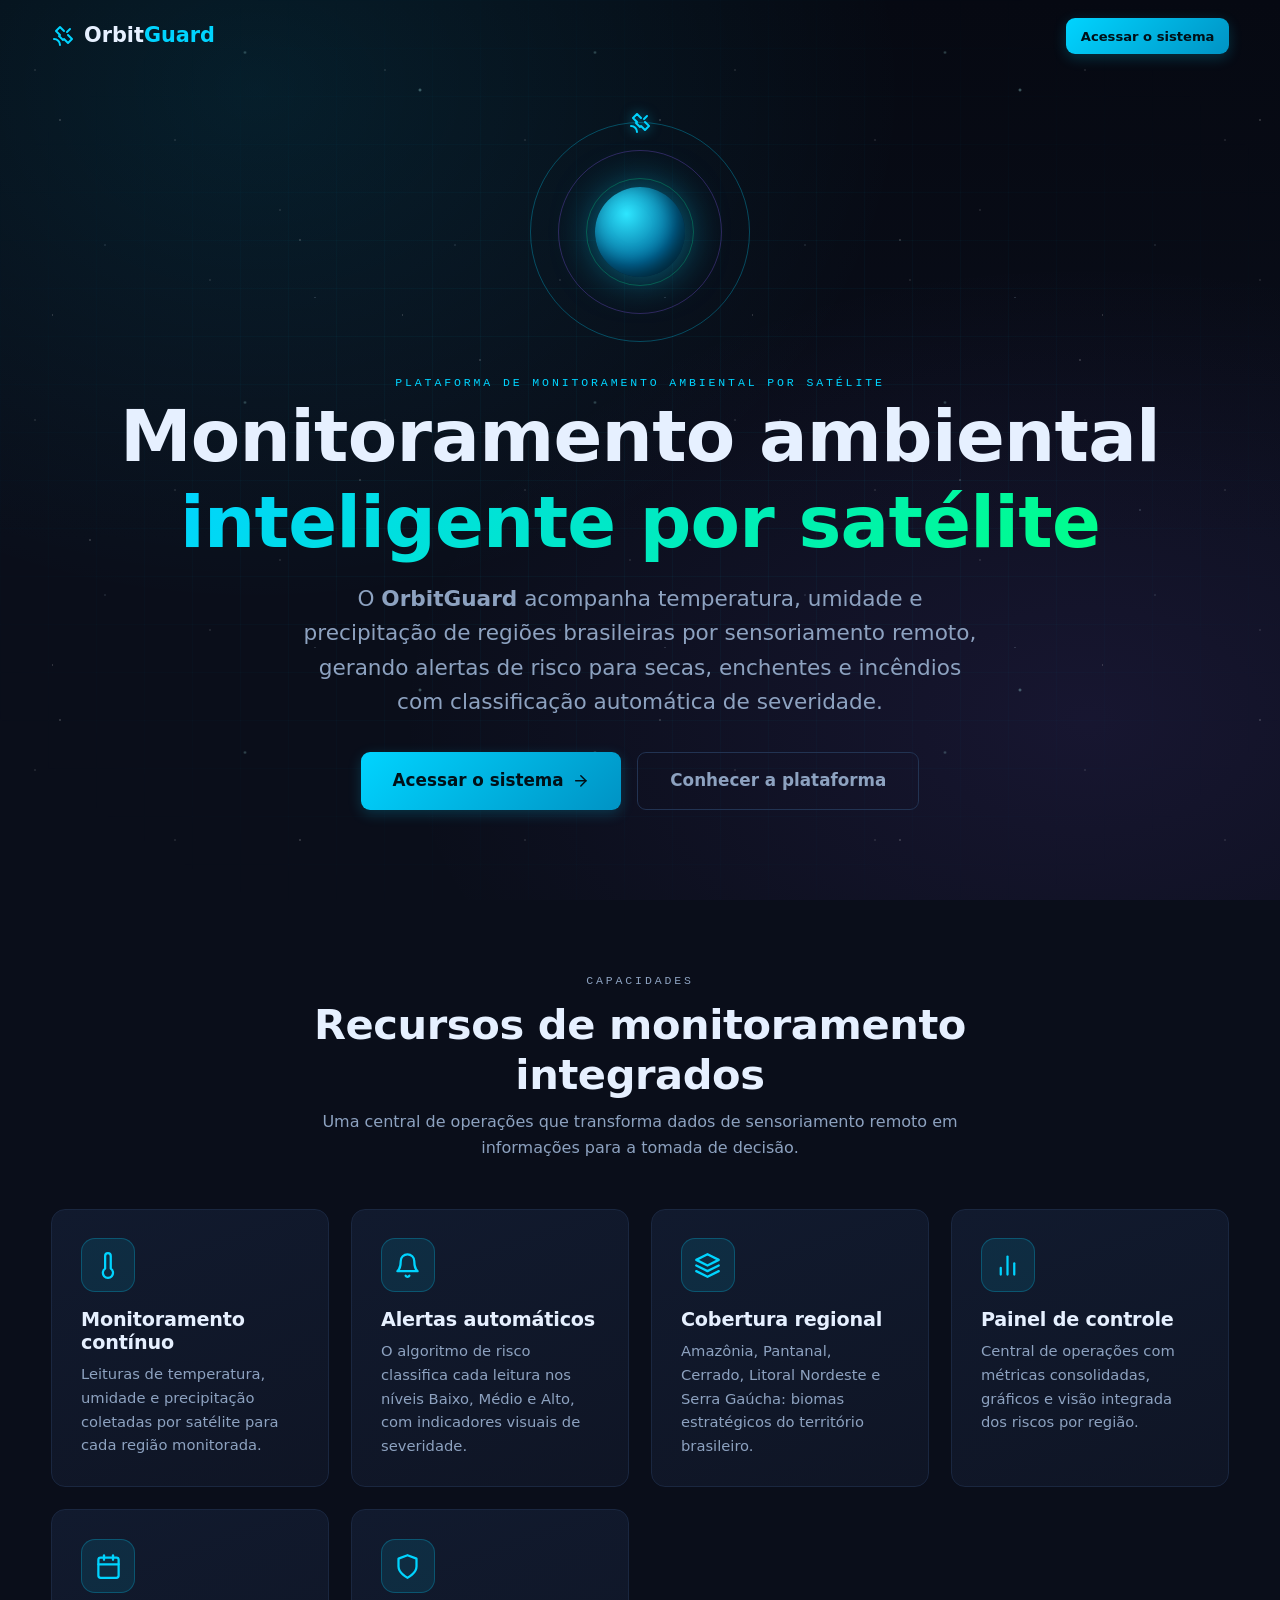
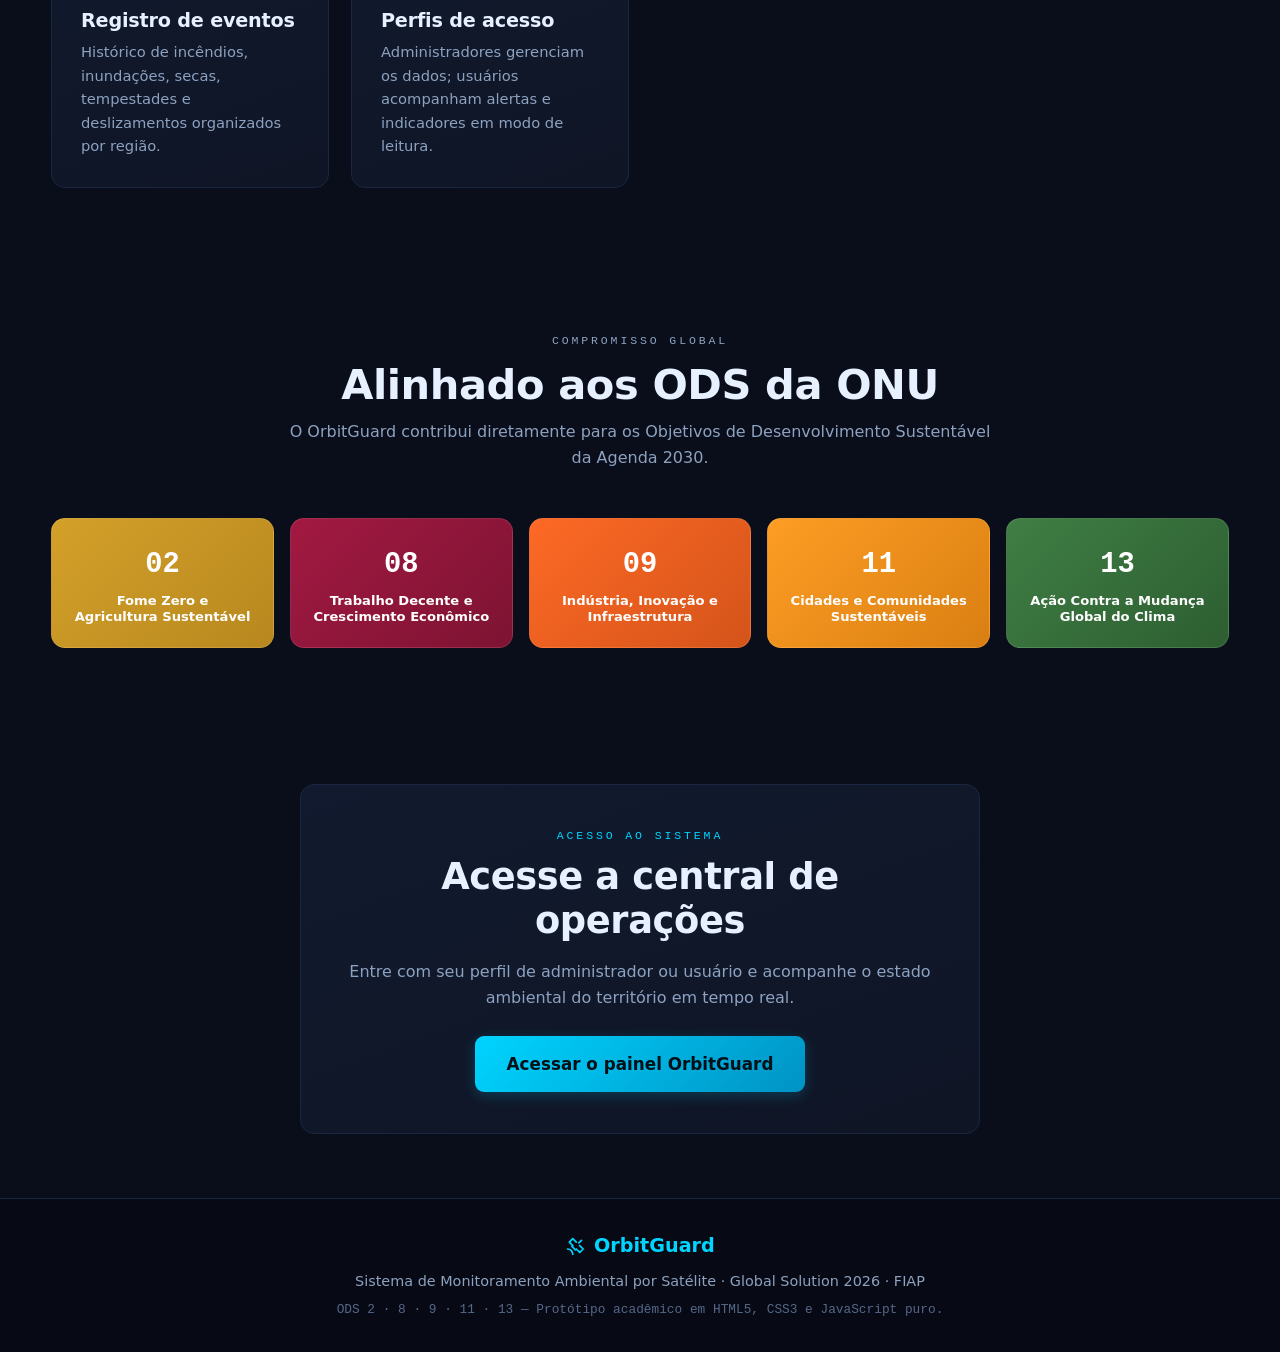
<file: orbitguard_web/index.html>
<!DOCTYPE html>
<html lang="pt-BR">
<head>
  <meta charset="UTF-8">
  <meta name="viewport" content="width=device-width, initial-scale=1.0">
  <meta name="description" content="OrbitGuard - plataforma de monitoramento ambiental por satélite para regiões brasileiras. Classificação automática de risco e geração de alertas. Global Solution 2026, FIAP.">
  <meta name="author" content="Equipe OrbitGuard - FIAP">
  <meta name="keywords" content="monitoramento ambiental, satélite, alertas de risco, OrbitGuard, FIAP, Global Solution 2026">
  <meta name="theme-color" content="#0a0e1a">
  <title>OrbitGuard | Monitoramento Ambiental por Satélite</title>
  <link rel="stylesheet" href="css/style.css">
</head>
<body>
  <div class="starfield"></div>
  <div class="grid-overlay"></div>

  <!-- Navegação principal -->
  <nav class="landing-nav">
    <a href="index.html" class="brand">
      <span class="brand-icon"><svg class="icon" viewBox="0 0 24 24" fill="none" stroke="currentColor" stroke-width="2" stroke-linecap="round" stroke-linejoin="round" aria-hidden="true"><path d="M13 7 9 3 5 7l4 4"/><path d="m17 11 4 4-4 4-4-4"/><path d="m8 12 4 4"/><path d="m16 8 3-3"/><path d="M9 21a6 6 0 0 0-6-6"/></svg></span>
      <span class="brand-text">Orbit<span class="brand-accent">Guard</span></span>
    </a>
    <a href="login.html" class="btn btn-primary btn-sm">Acessar o sistema</a>
  </nav>

  <!-- Seção principal (hero) -->
  <header class="hero">
    <div class="orbit-visual">
      <div class="orbit-ring"><span class="sat"><svg class="icon" viewBox="0 0 24 24" fill="none" stroke="currentColor" stroke-width="2" stroke-linecap="round" stroke-linejoin="round" aria-hidden="true"><path d="M13 7 9 3 5 7l4 4"/><path d="m17 11 4 4-4 4-4-4"/><path d="m8 12 4 4"/><path d="m16 8 3-3"/><path d="M9 21a6 6 0 0 0-6-6"/></svg></span></div>
      <div class="orbit-ring"></div>
      <div class="orbit-ring"></div>
      <div class="planet-core"></div>
    </div>
    <p class="eyebrow">Plataforma de Monitoramento Ambiental por Satélite</p>
    <h1>Monitoramento ambiental<br><span class="grad">inteligente por satélite</span></h1>
    <p class="lede">
      O <strong>OrbitGuard</strong> acompanha temperatura, umidade e precipitação de regiões
      brasileiras por sensoriamento remoto, gerando alertas de risco para secas, enchentes
      e incêndios com classificação automática de severidade.
    </p>
    <div class="hero-cta">
      <a href="login.html" class="btn btn-primary btn-lg">
        Acessar o sistema
        <svg class="icon" viewBox="0 0 24 24" fill="none" stroke="currentColor" stroke-width="2" stroke-linecap="round" stroke-linejoin="round" aria-hidden="true"><line x1="5" y1="12" x2="19" y2="12"/><polyline points="12 5 19 12 12 19"/></svg>
      </a>
      <a href="#capacidades" class="btn btn-ghost btn-lg">Conhecer a plataforma</a>
    </div>
  </header>

  <main>
    <!-- Capacidades -->
    <section class="section container" id="capacidades">
      <div class="section-head">
        <p class="eyebrow">Capacidades</p>
        <h2>Recursos de monitoramento integrados</h2>
        <p>Uma central de operações que transforma dados de sensoriamento remoto em informações para a tomada de decisão.</p>
      </div>
      <div class="feature-grid">
        <div class="feature">
          <div class="f-ico"><svg class="icon" viewBox="0 0 24 24" fill="none" stroke="currentColor" stroke-width="2" stroke-linecap="round" stroke-linejoin="round" aria-hidden="true"><path d="M14 14.76V3.5a2.5 2.5 0 0 0-5 0v11.26a4.5 4.5 0 1 0 5 0z"/></svg></div>
          <h3>Monitoramento contínuo</h3>
          <p>Leituras de temperatura, umidade e precipitação coletadas por satélite para cada região monitorada.</p>
        </div>
        <div class="feature">
          <div class="f-ico"><svg class="icon" viewBox="0 0 24 24" fill="none" stroke="currentColor" stroke-width="2" stroke-linecap="round" stroke-linejoin="round" aria-hidden="true"><path d="M6 8a6 6 0 0 1 12 0c0 7 3 9 3 9H3s3-2 3-9"/><path d="M10.3 21a1.94 1.94 0 0 0 3.4 0"/></svg></div>
          <h3>Alertas automáticos</h3>
          <p>O algoritmo de risco classifica cada leitura nos níveis Baixo, Médio e Alto, com indicadores visuais de severidade.</p>
        </div>
        <div class="feature">
          <div class="f-ico"><svg class="icon" viewBox="0 0 24 24" fill="none" stroke="currentColor" stroke-width="2" stroke-linecap="round" stroke-linejoin="round" aria-hidden="true"><polygon points="12 2 2 7 12 12 22 7 12 2"/><polyline points="2 17 12 22 22 17"/><polyline points="2 12 12 17 22 12"/></svg></div>
          <h3>Cobertura regional</h3>
          <p>Amazônia, Pantanal, Cerrado, Litoral Nordeste e Serra Gaúcha: biomas estratégicos do território brasileiro.</p>
        </div>
        <div class="feature">
          <div class="f-ico"><svg class="icon" viewBox="0 0 24 24" fill="none" stroke="currentColor" stroke-width="2" stroke-linecap="round" stroke-linejoin="round" aria-hidden="true"><line x1="18" y1="20" x2="18" y2="10"/><line x1="12" y1="20" x2="12" y2="4"/><line x1="6" y1="20" x2="6" y2="14"/></svg></div>
          <h3>Painel de controle</h3>
          <p>Central de operações com métricas consolidadas, gráficos e visão integrada dos riscos por região.</p>
        </div>
        <div class="feature">
          <div class="f-ico"><svg class="icon" viewBox="0 0 24 24" fill="none" stroke="currentColor" stroke-width="2" stroke-linecap="round" stroke-linejoin="round" aria-hidden="true"><rect x="3" y="4" width="18" height="18" rx="2"/><line x1="16" y1="2" x2="16" y2="6"/><line x1="8" y1="2" x2="8" y2="6"/><line x1="3" y1="10" x2="21" y2="10"/></svg></div>
          <h3>Registro de eventos</h3>
          <p>Histórico de incêndios, inundações, secas, tempestades e deslizamentos organizados por região.</p>
        </div>
        <div class="feature">
          <div class="f-ico"><svg class="icon" viewBox="0 0 24 24" fill="none" stroke="currentColor" stroke-width="2" stroke-linecap="round" stroke-linejoin="round" aria-hidden="true"><path d="M12 22s8-4 8-10V5l-8-3-8 3v7c0 6 8 10 8 10z"/></svg></div>
          <h3>Perfis de acesso</h3>
          <p>Administradores gerenciam os dados; usuários acompanham alertas e indicadores em modo de leitura.</p>
        </div>
      </div>
    </section>

    <!-- Objetivos de Desenvolvimento Sustentável -->
    <section class="section container">
      <div class="section-head">
        <p class="eyebrow">Compromisso Global</p>
        <h2>Alinhado aos ODS da ONU</h2>
        <p>O OrbitGuard contribui diretamente para os Objetivos de Desenvolvimento Sustentável da Agenda 2030.</p>
      </div>
      <div class="ods-grid">
        <div class="ods-card ods-2"><div class="ods-num">02</div><div class="ods-name">Fome Zero e Agricultura Sustentável</div></div>
        <div class="ods-card ods-8"><div class="ods-num">08</div><div class="ods-name">Trabalho Decente e Crescimento Econômico</div></div>
        <div class="ods-card ods-9"><div class="ods-num">09</div><div class="ods-name">Indústria, Inovação e Infraestrutura</div></div>
        <div class="ods-card ods-11"><div class="ods-num">11</div><div class="ods-name">Cidades e Comunidades Sustentáveis</div></div>
        <div class="ods-card ods-13"><div class="ods-num">13</div><div class="ods-name">Ação Contra a Mudança Global do Clima</div></div>
      </div>
    </section>

    <!-- Chamada para ação -->
    <section class="cta-band container">
      <div class="panel">
        <p class="eyebrow">Acesso ao Sistema</p>
        <h2 style="font-size: clamp(1.6rem,4vw,2.3rem); margin: 0.6rem 0 1rem;">Acesse a central de operações</h2>
        <p class="text-dim" style="margin-bottom: 1.6rem;">Entre com seu perfil de administrador ou usuário e acompanhe o estado ambiental do território em tempo real.</p>
        <a href="login.html" class="btn btn-primary btn-lg">Acessar o painel OrbitGuard</a>
      </div>
    </section>
  </main>

  <footer class="site-footer">
    <div class="footer-inner">
      <div class="footer-brand">
        <svg class="icon" viewBox="0 0 24 24" fill="none" stroke="currentColor" stroke-width="2" stroke-linecap="round" stroke-linejoin="round" aria-hidden="true"><path d="M13 7 9 3 5 7l4 4"/><path d="m17 11 4 4-4 4-4-4"/><path d="m8 12 4 4"/><path d="m16 8 3-3"/><path d="M9 21a6 6 0 0 0-6-6"/></svg>
        OrbitGuard
      </div>
      <p class="footer-text">Sistema de Monitoramento Ambiental por Satélite &middot; Global Solution 2026 &middot; FIAP</p>
      <p class="footer-sub">ODS 2 &middot; 8 &middot; 9 &middot; 11 &middot; 13 &mdash; Protótipo acadêmico em HTML5, CSS3 e JavaScript puro.</p>
    </div>
  </footer>
</body>
</html>
</file>
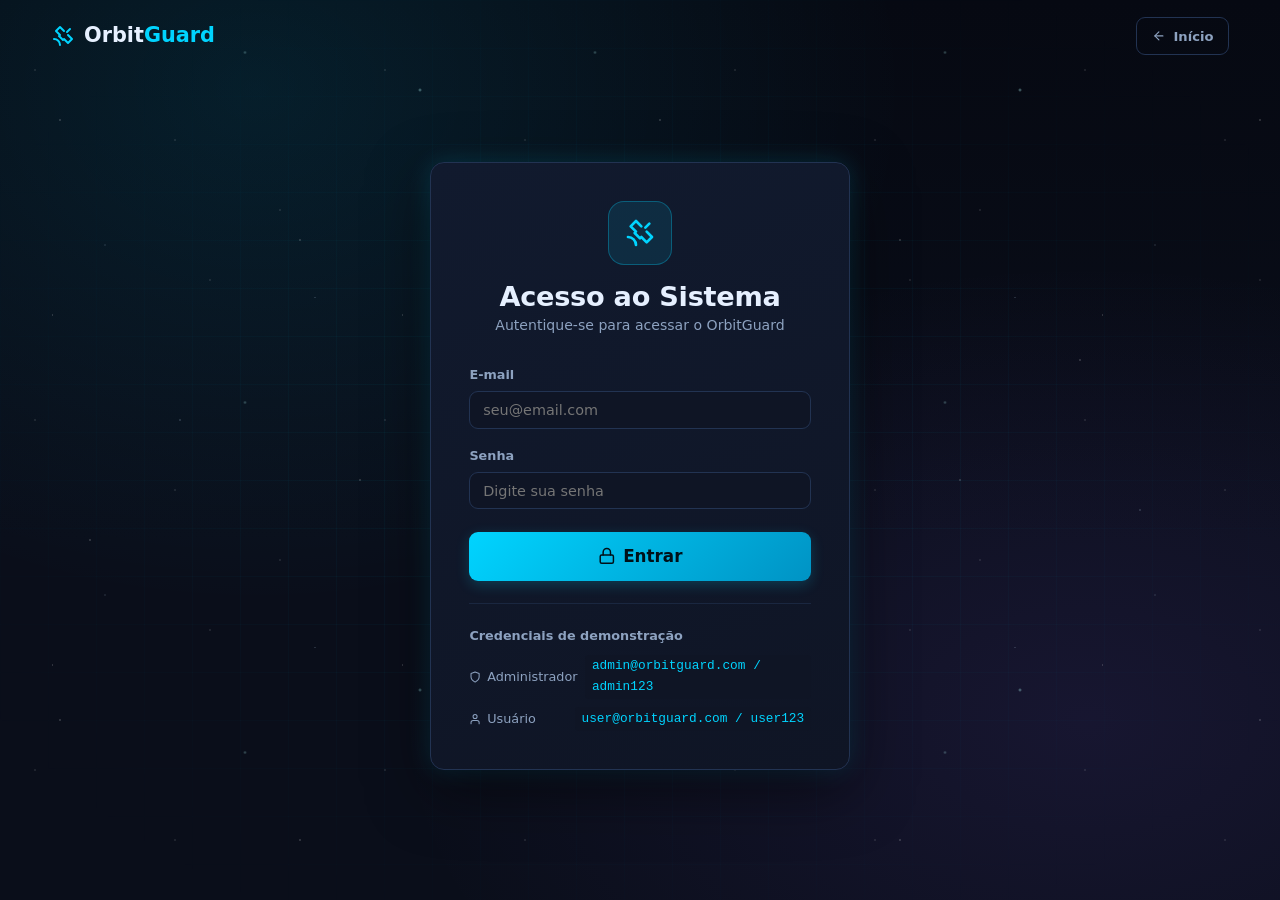
<file: orbitguard_web/alertas.html>
<!DOCTYPE html>
<html lang="pt-BR">
<head>
  <meta charset="UTF-8">
  <meta name="viewport" content="width=device-width, initial-scale=1.0">
  <meta name="description" content="Central de alertas do OrbitGuard: alertas ambientais gerados automaticamente pelo sistema, com filtros por nível, status e região.">
  <meta name="author" content="Equipe OrbitGuard - FIAP">
  <meta name="theme-color" content="#0a0e1a">
  <title>Central de Alertas | OrbitGuard</title>
  <link rel="stylesheet" href="css/style.css">
</head>
<body>
  <div class="starfield"></div>
  <div class="grid-overlay"></div>

  <main class="page-main">
    <div class="container">
      <div class="page-head">
        <p class="eyebrow">Gestão de Riscos</p>
        <h1>Central de Alertas</h1>
        <p>Alertas ambientais gerados pelo sistema. Administradores podem resolver alertas ativos.</p>
      </div>

      <!-- Resumo -->
      <div class="summary-grid" id="alertSummary"></div>

      <!-- Filtros -->
      <div class="filters">
        <div class="filter-group">
          <label>Nível</label>
          <div class="chips" id="nivelChips">
            <span class="chip active" data-nivel="ALL">Todos</span>
            <span class="chip" data-nivel="ALTO">Alto</span>
            <span class="chip" data-nivel="MEDIO">Médio</span>
            <span class="chip" data-nivel="BAIXO">Baixo</span>
          </div>
        </div>
        <div class="filter-group">
          <label>Status</label>
          <div class="chips" id="statusChips">
            <span class="chip active" data-status="ALL">Todos</span>
            <span class="chip" data-status="ATIVO">Ativo</span>
            <span class="chip" data-status="RESOLVIDO">Resolvido</span>
            <span class="chip" data-status="INATIVO">Inativo</span>
          </div>
        </div>
        <div class="filter-group" style="flex:1; min-width:180px;">
          <label>Região</label>
          <select id="regiaoFilter"><option value="ALL">Todas as regiões</option></select>
        </div>
      </div>

      <div class="alert-grid" id="alertGrid"></div>
    </div>
  </main>

  <div class="toast" id="toast"></div>

  <script src="js/icons.js"></script>
  <script src="js/data.js"></script>
  <script src="js/auth.js"></script>
  <script src="js/alertas.js"></script>
</body>
</html>
</file>
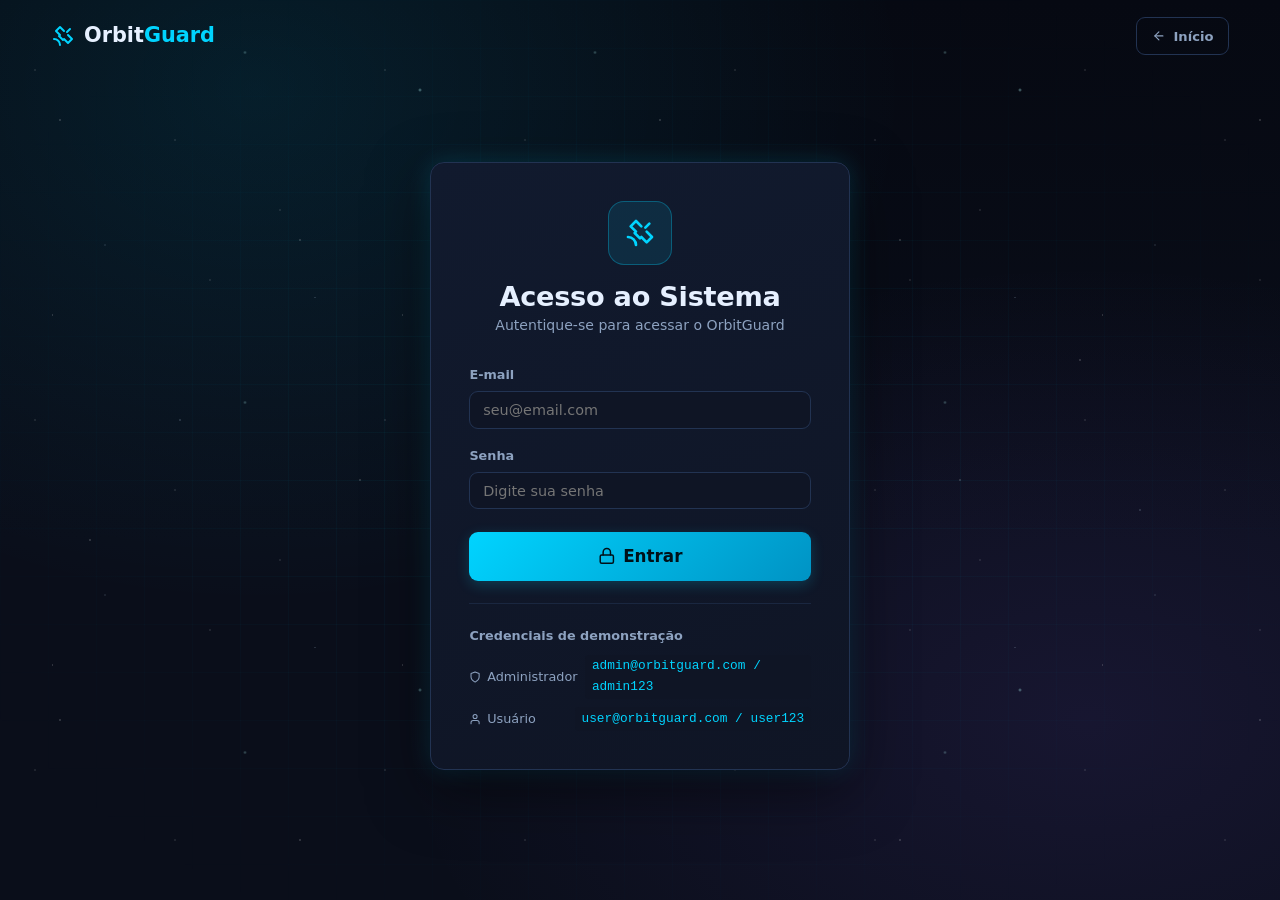
<file: orbitguard_web/dashboard.html>
<!DOCTYPE html>
<html lang="pt-BR">
<head>
  <meta charset="UTF-8">
  <meta name="viewport" content="width=device-width, initial-scale=1.0">
  <meta name="description" content="Painel de controle do OrbitGuard: visão consolidada do estado ambiental do território, temperaturas por região e distribuição de risco.">
  <meta name="author" content="Equipe OrbitGuard - FIAP">
  <meta name="theme-color" content="#0a0e1a">
  <title>Painel de Controle | OrbitGuard</title>
  <link rel="stylesheet" href="css/style.css">
</head>
<body>
  <div class="starfield"></div>
  <div class="grid-overlay"></div>

  <main class="page-main">
    <div class="container">
      <div class="page-head">
        <div class="head-row">
          <div>
            <p class="eyebrow">Central de Operações</p>
            <h1 id="welcomeTitle">Painel de Controle</h1>
            <p id="welcomeSub">Visão consolidada do estado ambiental do território.</p>
          </div>
          <a href="alertas.html" class="btn btn-primary">
            <span class="icon-text">
              <svg class="icon" viewBox="0 0 24 24" fill="none" stroke="currentColor" stroke-width="2" stroke-linecap="round" stroke-linejoin="round" aria-hidden="true"><path d="M10.268 21a2 2 0 0 0 3.464 0"/><path d="M3.262 15.326A1 1 0 0 0 4 17h16a1 1 0 0 0 .74-1.673C19.41 13.956 18 12.499 18 8A6 6 0 0 0 6 8c0 4.499-1.411 5.956-2.738 7.326"/></svg>
              Ver Alertas Ativos
            </span>
          </a>
        </div>
      </div>

      <!-- Cards de resumo -->
      <div class="summary-grid" id="summaryGrid"></div>

      <div class="grid-2">
        <!-- Gráfico de temperaturas -->
        <section class="panel">
          <h3 class="panel-title"><span class="dot"></span>Temperatura por Região (última leitura)</h3>
          <div class="bar-chart" id="tempChart"></div>
          <div class="chart-legend">
            <span><i style="background:var(--red)"></i> &gt; 35°C crítico</span>
            <span><i style="background:var(--orange)"></i> 30–35°C elevado</span>
            <span><i style="background:var(--green)"></i> &lt; 30°C normal</span>
          </div>
        </section>

        <!-- Distribuição de risco -->
        <section class="panel">
          <h3 class="panel-title"><span class="dot"></span>Distribuição de Risco (alertas ativos)</h3>
          <div class="risk-summary" id="riskSummary" style="height: 220px;"></div>
          <p class="text-dim" style="text-align:center; font-size:0.82rem; margin-top:0.8rem;">
            Classificação automática por nível de severidade
          </p>
        </section>
      </div>

      <!-- Status das regiões -->
      <section class="panel mt-2">
        <h3 class="panel-title"><span class="dot"></span>Status das Regiões Monitoradas</h3>
        <div class="table-wrap">
          <table class="data-table">
            <thead>
              <tr>
                <th>Região</th><th>UF</th><th>Última Temp.</th><th>Umidade</th>
                <th>Chuva</th><th>Risco</th><th>Alertas Ativos</th>
              </tr>
            </thead>
            <tbody id="regionStatusBody"></tbody>
          </table>
        </div>
      </section>
    </div>
  </main>

  <script src="js/icons.js"></script>
  <script src="js/data.js"></script>
  <script src="js/auth.js"></script>
  <script src="js/dashboard.js"></script>
</body>
</html>
</file>
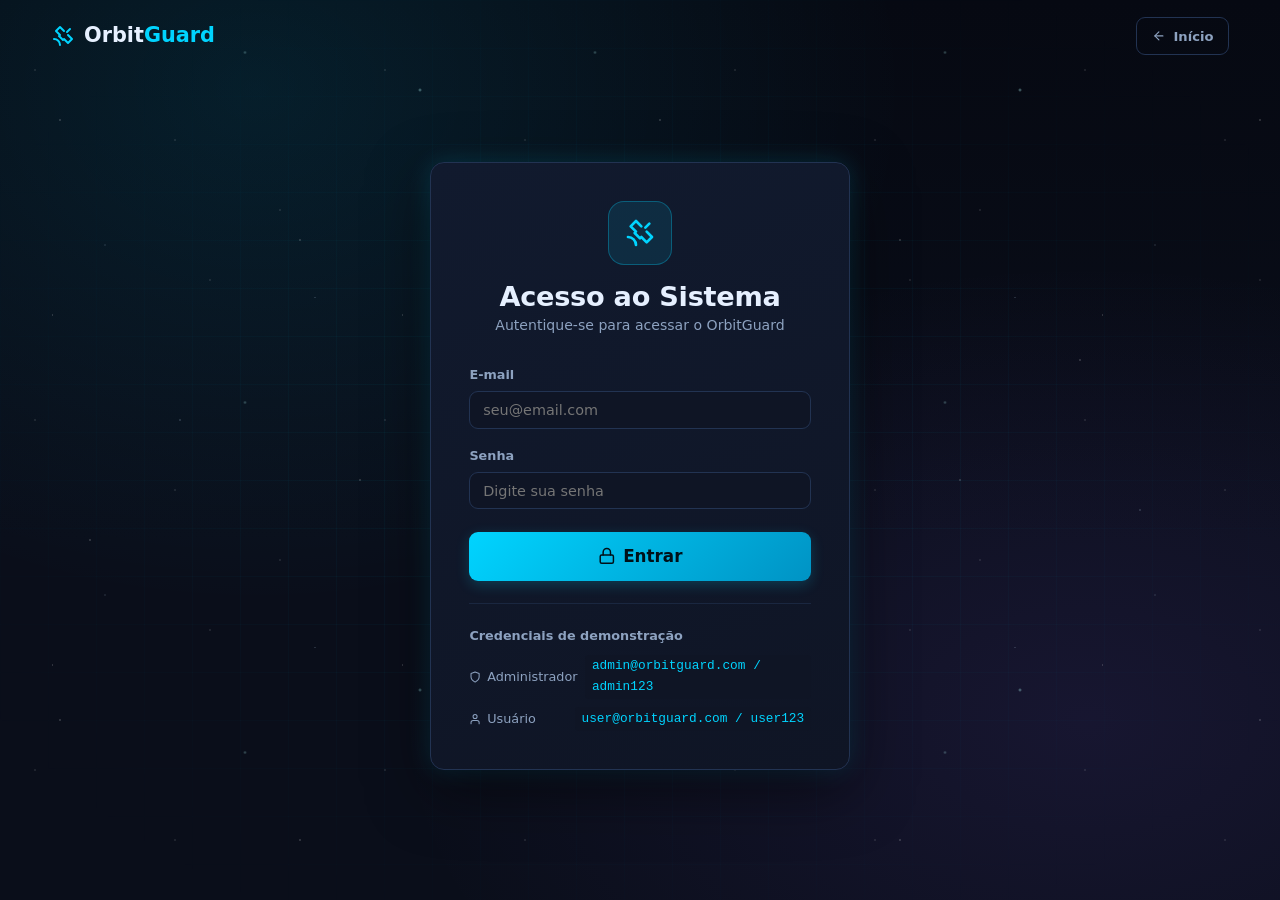
<file: orbitguard_web/eventos.html>
<!DOCTYPE html>
<html lang="pt-BR">
<head>
  <meta charset="UTF-8">
  <meta name="viewport" content="width=device-width, initial-scale=1.0">
  <meta name="description" content="Eventos climáticos do OrbitGuard: ocorrências detectadas por satélite, incluindo incêndios, inundações, secas, tempestades e deslizamentos.">
  <meta name="author" content="Equipe OrbitGuard - FIAP">
  <meta name="theme-color" content="#0a0e1a">
  <title>Eventos Climáticos | OrbitGuard</title>
  <link rel="stylesheet" href="css/style.css">
</head>
<body>
  <div class="starfield"></div>
  <div class="grid-overlay"></div>

  <main class="page-main">
    <div class="container">
      <div class="page-head">
        <div class="head-row">
          <div>
            <p class="eyebrow">Histórico Ambiental</p>
            <h1>Eventos Climáticos</h1>
            <p>Ocorrências detectadas por satélite: incêndios, inundações, secas, tempestades e deslizamentos.</p>
          </div>
          <button class="btn btn-success admin-only" id="btnNovo">
            <span class="icon-text">
              <svg class="icon" viewBox="0 0 24 24" fill="none" stroke="currentColor" stroke-width="2" stroke-linecap="round" stroke-linejoin="round" aria-hidden="true"><line x1="12" y1="5" x2="12" y2="19"/><line x1="5" y1="12" x2="19" y2="12"/></svg>
              Registrar Evento
            </span>
          </button>
        </div>
      </div>

      <div class="filters">
        <div class="filter-group">
          <label>Tipo</label>
          <div class="chips" id="tipoChips">
            <span class="chip active" data-tipo="ALL">Todos</span>
            <span class="chip" data-tipo="INCENDIO"><span class="icon-text"><svg class="icon" viewBox="0 0 24 24" fill="none" stroke="currentColor" stroke-width="2" stroke-linecap="round" stroke-linejoin="round" aria-hidden="true"><path d="M8.5 14.5A2.5 2.5 0 0 0 11 12c0-1.38-.5-2-1-3-1.07-2.14-.22-4.05 2-6 .5 2.5 2 4.9 4 6.5 2 1.6 3 3.5 3 5.5a7 7 0 1 1-14 0c0-1.15.43-2.29 1-3a2.5 2.5 0 0 0 2.5 2.5z"/></svg>Incêndio</span></span>
            <span class="chip" data-tipo="INUNDACAO"><span class="icon-text"><svg class="icon" viewBox="0 0 24 24" fill="none" stroke="currentColor" stroke-width="2" stroke-linecap="round" stroke-linejoin="round" aria-hidden="true"><path d="M2 6c.6.5 1.2 1 2.5 1C7 7 7 5 9.5 5c2.6 0 2.4 2 5 2 1.3 0 1.9-.5 2.5-1"/><path d="M2 12c.6.5 1.2 1 2.5 1 2.5 0 2.5-2 5-2 2.6 0 2.4 2 5 2 1.3 0 1.9-.5 2.5-1"/><path d="M2 18c.6.5 1.2 1 2.5 1 2.5 0 2.5-2 5-2 2.6 0 2.4 2 5 2 1.3 0 1.9-.5 2.5-1"/></svg>Inundação</span></span>
            <span class="chip" data-tipo="SECA"><span class="icon-text"><svg class="icon" viewBox="0 0 24 24" fill="none" stroke="currentColor" stroke-width="2" stroke-linecap="round" stroke-linejoin="round" aria-hidden="true"><circle cx="12" cy="12" r="4"/><line x1="12" y1="2" x2="12" y2="4"/><line x1="12" y1="20" x2="12" y2="22"/><line x1="4.93" y1="4.93" x2="6.34" y2="6.34"/><line x1="17.66" y1="17.66" x2="19.07" y2="19.07"/><line x1="2" y1="12" x2="4" y2="12"/><line x1="20" y1="12" x2="22" y2="12"/><line x1="4.93" y1="19.07" x2="6.34" y2="17.66"/><line x1="17.66" y1="6.34" x2="19.07" y2="4.93"/></svg>Seca</span></span>
            <span class="chip" data-tipo="TEMPESTADE"><span class="icon-text"><svg class="icon" viewBox="0 0 24 24" fill="none" stroke="currentColor" stroke-width="2" stroke-linecap="round" stroke-linejoin="round" aria-hidden="true"><path d="M19 16.9A5 5 0 0 0 18 7h-1.26a8 8 0 1 0-11.62 9"/><polyline points="13 11 9 17 15 17 11 23"/></svg>Tempestade</span></span>
            <span class="chip" data-tipo="DESLIZAMENTO"><span class="icon-text"><svg class="icon" viewBox="0 0 24 24" fill="none" stroke="currentColor" stroke-width="2" stroke-linecap="round" stroke-linejoin="round" aria-hidden="true"><path d="M8 3l4 8 5-5 5 15H2L8 3z"/></svg>Deslizamento</span></span>
          </div>
        </div>
        <div class="filter-group" style="flex:1; min-width:200px;">
          <label>Região</label>
          <select id="regiaoFilter"><option value="ALL">Todas as regiões</option></select>
        </div>
      </div>

      <div class="card-grid" id="eventoGrid"></div>
    </div>
  </main>

  <!-- Modal novo evento -->
  <div class="modal-backdrop" id="modal">
    <div class="modal">
      <div class="modal-head">
        <h3><span class="icon-text">
          <svg class="icon" viewBox="0 0 24 24" fill="none" stroke="currentColor" stroke-width="2" stroke-linecap="round" stroke-linejoin="round" aria-hidden="true"><rect x="3" y="4" width="18" height="18" rx="2"/><line x1="16" y1="2" x2="16" y2="6"/><line x1="8" y1="2" x2="8" y2="6"/><line x1="3" y1="10" x2="21" y2="10"/></svg>
          Registrar Evento Climático</span></h3>
        <button class="modal-close" id="modalClose">×</button>
      </div>
      <form id="eventoForm">
        <div class="form-grid">
          <div class="field">
            <label for="f_regiao">Região</label>
            <select id="f_regiao" required></select>
          </div>
          <div class="field">
            <label for="f_tipo">Tipo</label>
            <select id="f_tipo" required>
              <option value="INCENDIO">Incêndio</option>
              <option value="INUNDACAO">Inundação</option>
              <option value="SECA">Seca</option>
              <option value="TEMPESTADE">Tempestade</option>
              <option value="DESLIZAMENTO">Deslizamento</option>
            </select>
          </div>
          <div class="field">
            <label for="f_nivel">Nível</label>
            <select id="f_nivel" required>
              <option value="ALTO">Alto</option>
              <option value="MEDIO">Médio</option>
              <option value="BAIXO">Baixo</option>
            </select>
          </div>
          <div class="field">
            <label for="f_data">Data</label>
            <input type="date" id="f_data" required>
          </div>
        </div>
        <div class="field" style="margin-top:1.1rem;">
          <label for="f_desc">Descrição</label>
          <textarea id="f_desc" rows="3" placeholder="Descreva o evento detectado..." required></textarea>
        </div>
        <div class="modal-actions">
          <button type="button" class="btn btn-ghost" id="modalCancel">Cancelar</button>
          <button type="submit" class="btn btn-success">Salvar Evento</button>
        </div>
      </form>
    </div>
  </div>

  <div class="toast" id="toast"></div>

  <script src="js/icons.js"></script>
  <script src="js/data.js"></script>
  <script src="js/auth.js"></script>
  <script src="js/eventos.js"></script>
</body>
</html>
</file>
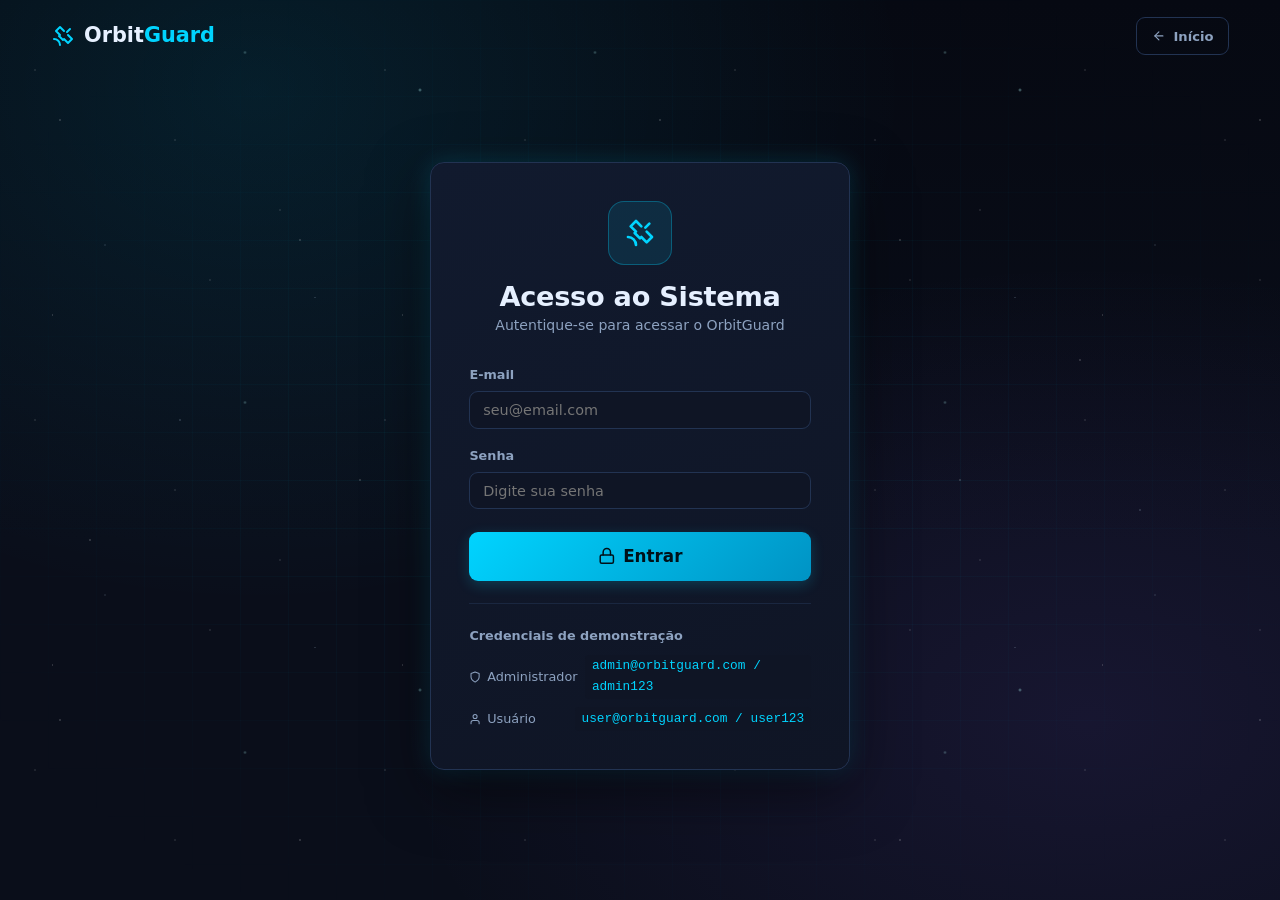
<file: orbitguard_web/login.html>
<!DOCTYPE html>
<html lang="pt-BR">
<head>
  <meta charset="UTF-8">
  <meta name="viewport" content="width=device-width, initial-scale=1.0">
  <meta name="description" content="Acesso ao sistema OrbitGuard - plataforma de monitoramento ambiental por satélite.">
  <meta name="author" content="Equipe OrbitGuard - FIAP">
  <meta name="theme-color" content="#0a0e1a">
  <title>Acesso ao Sistema | OrbitGuard</title>
  <link rel="stylesheet" href="css/style.css">
</head>
<body>
  <div class="starfield"></div>
  <div class="grid-overlay"></div>

  <nav class="landing-nav">
    <a href="index.html" class="brand">
      <span class="brand-icon"><svg class="icon" viewBox="0 0 24 24" fill="none" stroke="currentColor" stroke-width="2" stroke-linecap="round" stroke-linejoin="round" aria-hidden="true"><path d="M13 7 9 3 5 7l4 4"/><path d="m17 11 4 4-4 4-4-4"/><path d="m8 12 4 4"/><path d="m16 8 3-3"/><path d="M9 21a6 6 0 0 0-6-6"/></svg></span>
      <span class="brand-text">Orbit<span class="brand-accent">Guard</span></span>
    </a>
    <a href="index.html" class="btn btn-ghost btn-sm icon-text">
      <svg class="icon" viewBox="0 0 24 24" fill="none" stroke="currentColor" stroke-width="2" stroke-linecap="round" stroke-linejoin="round" aria-hidden="true"><line x1="19" y1="12" x2="5" y2="12"/><polyline points="12 19 5 12 12 5"/></svg>
      Início
    </a>
  </nav>

  <main class="login-wrap">
    <div class="login-card">
      <div class="login-brand">
        <div class="ico"><svg class="icon" viewBox="0 0 24 24" fill="none" stroke="currentColor" stroke-width="2" stroke-linecap="round" stroke-linejoin="round" aria-hidden="true"><path d="M13 7 9 3 5 7l4 4"/><path d="m17 11 4 4-4 4-4-4"/><path d="m8 12 4 4"/><path d="m16 8 3-3"/><path d="M9 21a6 6 0 0 0-6-6"/></svg></div>
        <h1>Acesso ao Sistema</h1>
        <p>Autentique-se para acessar o OrbitGuard</p>
      </div>

      <div class="login-error" id="loginError">Credenciais inválidas. Verifique os dados e tente novamente.</div>

      <form class="login-form" id="loginForm" autocomplete="off">
        <div class="field">
          <label for="email">E-mail</label>
          <input type="email" id="email" placeholder="seu@email.com" required>
        </div>
        <div class="field">
          <label for="senha">Senha</label>
          <input type="password" id="senha" placeholder="Digite sua senha" required>
        </div>
        <button type="submit" class="btn btn-primary btn-lg" style="margin-top:0.3rem;">
          <svg class="icon" viewBox="0 0 24 24" fill="none" stroke="currentColor" stroke-width="2" stroke-linecap="round" stroke-linejoin="round" aria-hidden="true"><rect x="3" y="11" width="18" height="11" rx="2"/><path d="M7 11V7a5 5 0 0 1 10 0v4"/></svg>
          Entrar
        </button>
      </form>

      <div class="login-hint">
        <strong style="color:var(--text-dim);">Credenciais de demonstração</strong>
        <div class="cred-row">
          <span class="cred-perfil">
            <svg class="icon" viewBox="0 0 24 24" fill="none" stroke="currentColor" stroke-width="2" stroke-linecap="round" stroke-linejoin="round" aria-hidden="true"><path d="M12 22s8-4 8-10V5l-8-3-8 3v7c0 6 8 10 8 10z"/></svg>
            Administrador
          </span>
          <code>admin@orbitguard.com / admin123</code>
        </div>
        <div class="cred-row">
          <span class="cred-perfil">
            <svg class="icon" viewBox="0 0 24 24" fill="none" stroke="currentColor" stroke-width="2" stroke-linecap="round" stroke-linejoin="round" aria-hidden="true"><path d="M20 21v-2a4 4 0 0 0-4-4H8a4 4 0 0 0-4 4v2"/><circle cx="12" cy="7" r="4"/></svg>
            Usuário
          </span>
          <code>user@orbitguard.com / user123</code>
        </div>
      </div>
    </div>
  </main>

  <script src="js/data.js"></script>
  <script src="js/auth.js"></script>
  <script>
    // Redireciona ao painel caso o usuário já esteja autenticado
    if (Auth.isLogado()) window.location.href = 'dashboard.html';

    const form = document.getElementById('loginForm');
    const errBox = document.getElementById('loginError');

    form.addEventListener('submit', (e) => {
      e.preventDefault();
      const email = document.getElementById('email').value;
      const senha = document.getElementById('senha').value;
      const sessao = Auth.login(email, senha);
      if (sessao) {
        errBox.classList.remove('show');
        window.location.href = 'dashboard.html';
      } else {
        errBox.classList.add('show');
        document.getElementById('senha').value = '';
      }
    });
  </script>
</body>
</html>
</file>
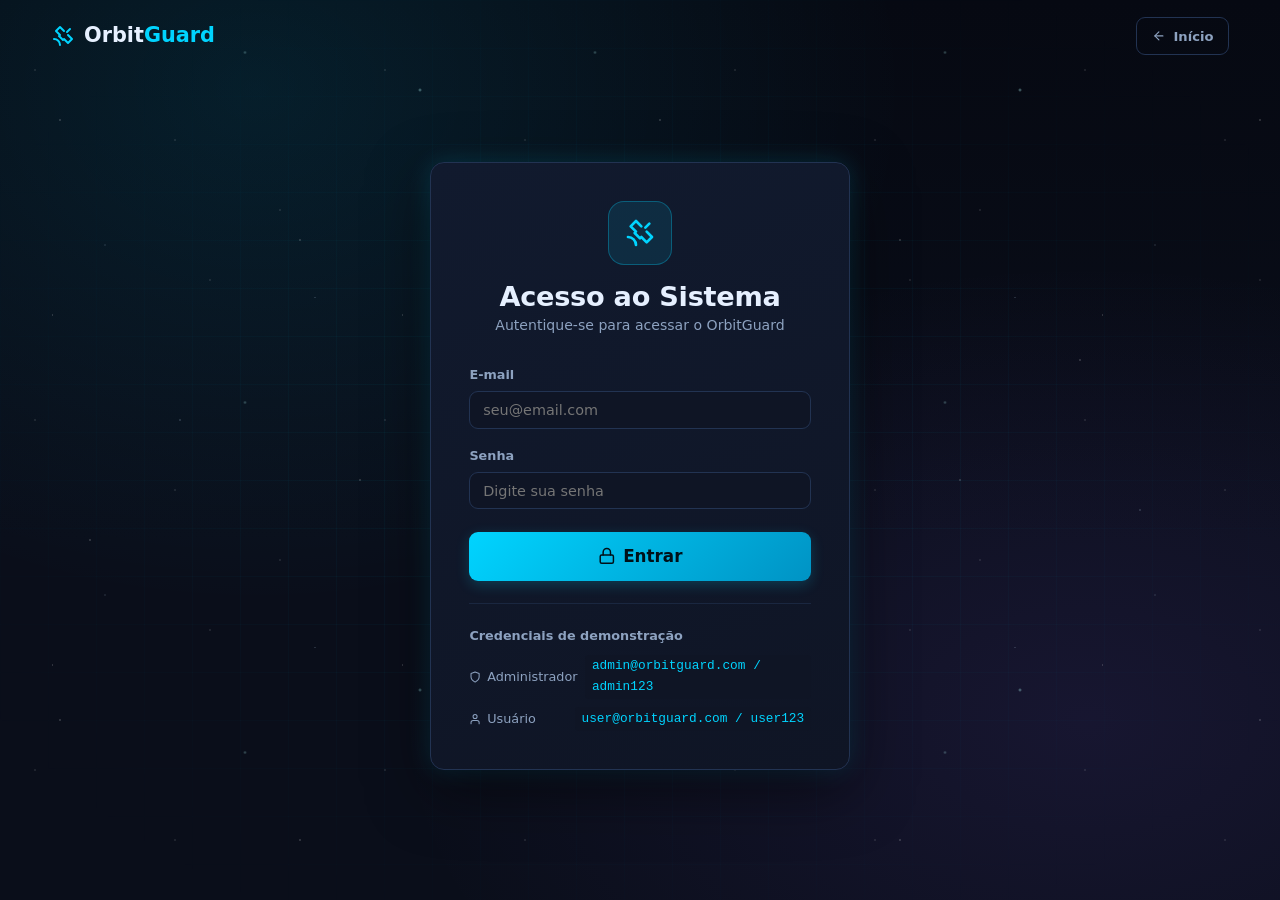
<file: orbitguard_web/monitoramento.html>
<!DOCTYPE html>
<html lang="pt-BR">
<head>
  <meta charset="UTF-8">
  <meta name="viewport" content="width=device-width, initial-scale=1.0">
  <meta name="description" content="Dados de monitoramento do OrbitGuard: leituras de temperatura, umidade e precipitação coletadas por satélite, com classificação automática de risco.">
  <meta name="author" content="Equipe OrbitGuard - FIAP">
  <meta name="theme-color" content="#0a0e1a">
  <title>Monitoramento Ambiental | OrbitGuard</title>
  <link rel="stylesheet" href="css/style.css">
</head>
<body>
  <div class="starfield"></div>
  <div class="grid-overlay"></div>

  <main class="page-main">
    <div class="container">
      <div class="page-head">
        <div class="head-row">
          <div>
            <p class="eyebrow">Sensoriamento Remoto</p>
            <h1>Dados de Monitoramento</h1>
            <p>Leituras de temperatura, umidade e precipitação coletadas por satélite.</p>
          </div>
          <button class="btn btn-success admin-only" id="btnNova">
            <span class="icon-text">
              <svg class="icon" viewBox="0 0 24 24" fill="none" stroke="currentColor" stroke-width="2" stroke-linecap="round" stroke-linejoin="round" aria-hidden="true"><line x1="12" y1="5" x2="12" y2="19"/><line x1="5" y1="12" x2="19" y2="12"/></svg>
              Nova Leitura
            </span>
          </button>
        </div>
      </div>

      <div class="filters">
        <div class="filter-group" style="min-width:220px;">
          <label>Filtrar por região</label>
          <select id="regiaoFilter"><option value="ALL">Todas as regiões</option></select>
        </div>
      </div>

      <section class="panel">
        <div class="table-wrap">
          <table class="data-table">
            <thead>
              <tr>
                <th>#</th><th>Região</th><th>Temperatura</th><th>Umidade</th>
                <th>Chuva</th><th>Data</th><th>Risco Calculado</th>
              </tr>
            </thead>
            <tbody id="monBody"></tbody>
          </table>
        </div>
        <p class="text-dim" style="font-size:0.8rem; margin-top:1rem;">
          <strong>Regra de risco:</strong> temperatura &gt; 35°C ou umidade &lt; 30% → <span style="color:var(--red)">ALTO</span> ·
          temperatura &gt; 30°C ou umidade &lt; 50% → <span style="color:var(--yellow)">MÉDIO</span> ·
          caso contrário → <span style="color:var(--green)">BAIXO</span>.
          Leituras de nível ALTO geram alerta automaticamente.
        </p>
      </section>
    </div>
  </main>

  <!-- Modal nova leitura -->
  <div class="modal-backdrop" id="modal">
    <div class="modal">
      <div class="modal-head">
        <h3><span class="icon-text">
          <svg class="icon" viewBox="0 0 24 24" fill="none" stroke="currentColor" stroke-width="2" stroke-linecap="round" stroke-linejoin="round" aria-hidden="true"><circle cx="12" cy="12" r="2"/><path d="M16.24 7.76a6 6 0 0 1 0 8.49"/><path d="M7.76 16.24a6 6 0 0 1 0-8.49"/><path d="M19.07 4.93a10 10 0 0 1 0 14.14"/><path d="M4.93 19.07a10 10 0 0 1 0-14.14"/></svg>
          Nova Leitura de Monitoramento</span></h3>
        <button class="modal-close" id="modalClose">×</button>
      </div>
      <form id="monForm">
        <div class="form-grid">
          <div class="field">
            <label for="f_regiao">Região</label>
            <select id="f_regiao" required></select>
          </div>
          <div class="field">
            <label for="f_temp">Temperatura (°C)</label>
            <input type="number" id="f_temp" step="0.1" min="-10" max="60" required>
          </div>
          <div class="field">
            <label for="f_umid">Umidade (%)</label>
            <input type="number" id="f_umid" min="0" max="100" required>
          </div>
          <div class="field">
            <label for="f_chuva">Chuva (mm)</label>
            <input type="number" id="f_chuva" min="0" step="0.1" required>
          </div>
          <div class="field">
            <label for="f_data">Data</label>
            <input type="date" id="f_data" required>
          </div>
        </div>
        <p class="hint" id="riskPreview" style="margin-top:1rem;"></p>
        <div class="modal-actions">
          <button type="button" class="btn btn-ghost" id="modalCancel">Cancelar</button>
          <button type="submit" class="btn btn-success">Salvar Leitura</button>
        </div>
      </form>
    </div>
  </div>

  <div class="toast" id="toast"></div>

  <script src="js/icons.js"></script>
  <script src="js/data.js"></script>
  <script src="js/auth.js"></script>
  <script src="js/monitoramento.js"></script>
</body>
</html>
</file>
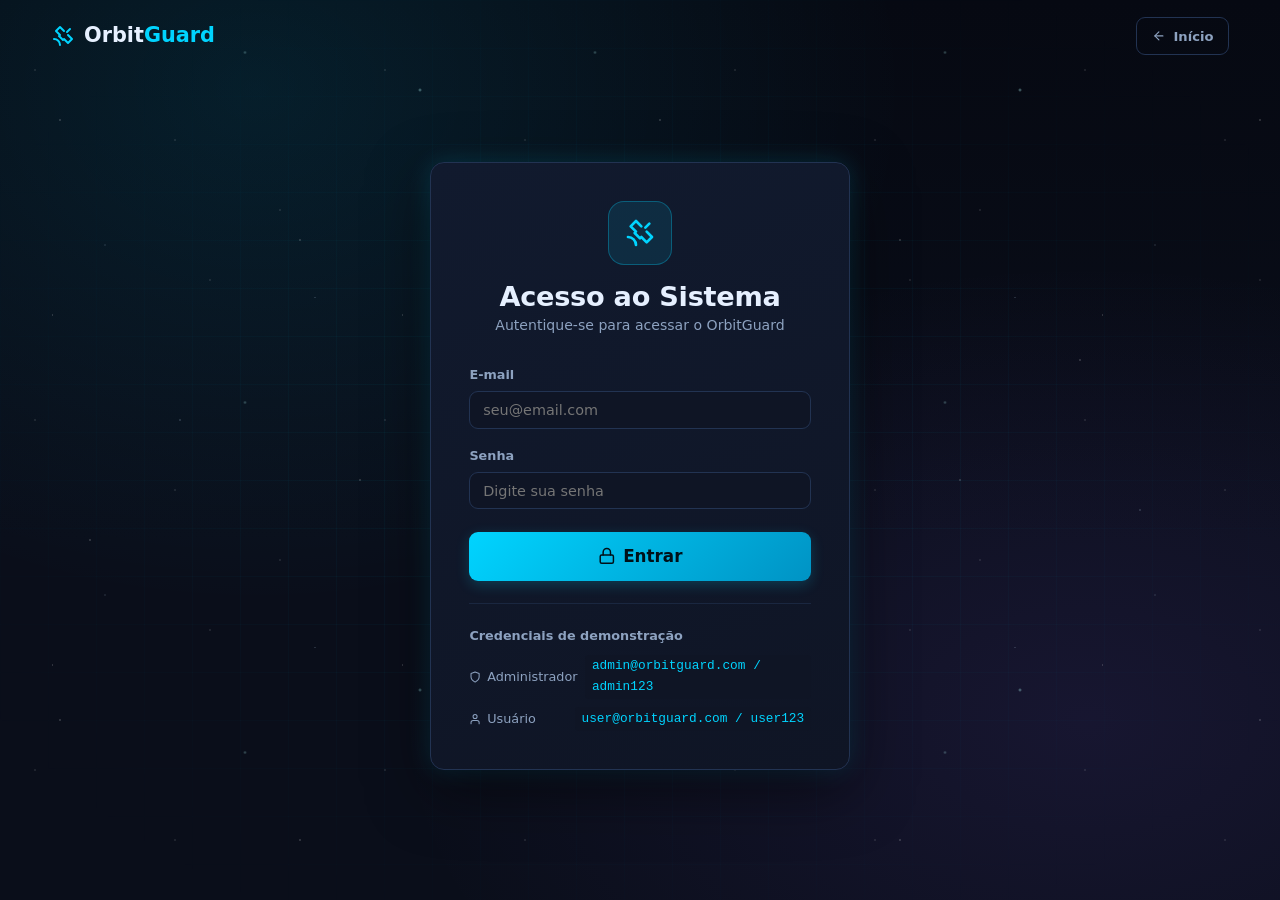
<file: orbitguard_web/regioes.html>
<!DOCTYPE html>
<html lang="pt-BR">
<head>
  <meta charset="UTF-8">
  <meta name="viewport" content="width=device-width, initial-scale=1.0">
  <meta name="description" content="Regiões monitoradas pelo OrbitGuard: biomas brasileiros sob vigilância orbital, com leituras, alertas e eventos consolidados por região.">
  <meta name="author" content="Equipe OrbitGuard - FIAP">
  <meta name="theme-color" content="#0a0e1a">
  <title>Regiões Monitoradas | OrbitGuard</title>
  <link rel="stylesheet" href="css/style.css">
</head>
<body>
  <div class="starfield"></div>
  <div class="grid-overlay"></div>

  <main class="page-main">
    <div class="container">
      <div class="page-head">
        <div class="head-row">
          <div>
            <p class="eyebrow">Cobertura Territorial</p>
            <h1>Regiões Monitoradas</h1>
            <p>Biomas brasileiros sob vigilância orbital. Clique em uma região para ver os detalhes.</p>
          </div>
          <button class="btn btn-success admin-only" id="btnNova">
            <span class="icon-text">
              <svg class="icon" viewBox="0 0 24 24" fill="none" stroke="currentColor" stroke-width="2" stroke-linecap="round" stroke-linejoin="round" aria-hidden="true"><line x1="12" y1="5" x2="12" y2="19"/><line x1="5" y1="12" x2="19" y2="12"/></svg>
              Nova Região
            </span>
          </button>
        </div>
      </div>

      <div class="card-grid" id="regiaoGrid"></div>
    </div>
  </main>

  <!-- Modal detalhes -->
  <div class="modal-backdrop" id="detailModal">
    <div class="modal">
      <div class="modal-head">
        <h3 id="detailTitle">Região</h3>
        <button class="modal-close" id="detailClose">×</button>
      </div>
      <div id="detailBody"></div>
    </div>
  </div>

  <!-- Modal nova região -->
  <div class="modal-backdrop" id="addModal">
    <div class="modal">
      <div class="modal-head">
        <h3><span class="icon-text">
          <svg class="icon" viewBox="0 0 24 24" fill="none" stroke="currentColor" stroke-width="2" stroke-linecap="round" stroke-linejoin="round" aria-hidden="true"><path d="M21 10c0 7-9 13-9 13s-9-6-9-13a9 9 0 0 1 18 0z"/><circle cx="12" cy="10" r="3"/></svg>
          Nova Região</span></h3>
        <button class="modal-close" id="addClose">×</button>
      </div>
      <form id="regiaoForm">
        <div class="form-grid">
          <div class="field">
            <label for="f_nome">Nome da Região</label>
            <input type="text" id="f_nome" placeholder="Ex: Mata Atlântica Sul" required>
          </div>
          <div class="field">
            <label for="f_estado">Estado (UF)</label>
            <input type="text" id="f_estado" placeholder="Ex: SP" maxlength="2" required style="text-transform:uppercase;">
          </div>
        </div>
        <div class="modal-actions">
          <button type="button" class="btn btn-ghost" id="addCancel">Cancelar</button>
          <button type="submit" class="btn btn-success">Salvar Região</button>
        </div>
      </form>
    </div>
  </div>

  <div class="toast" id="toast"></div>

  <script src="js/icons.js"></script>
  <script src="js/data.js"></script>
  <script src="js/auth.js"></script>
  <script src="js/regioes.js"></script>
</body>
</html>
</file>
<file: orbitguard_web/css/style.css>
/* ============================================================
   OrbitGuard - style.css
   Identidade visual: Central de Operações / Sensoriamento Remoto
   ============================================================ */

/* ---------- Variáveis ---------- */
:root {
  --bg-deep:    #060912;
  --bg:         #0a0e1a;
  --bg-2:       #0f1525;
  --panel:      #111a2e;
  --panel-2:    #16223b;
  --border:     #223352;
  --border-soft:#1a2740;

  --cyan:   #00d4ff;
  --green:  #00ff88;
  --orange: #ff8800;
  --red:    #ff3344;
  --yellow: #ffd23f;
  --purple: #8b5cf6;

  --text:      #e6f0ff;
  --text-dim:  #8da2c0;
  --text-faint:#56688a;

  --shadow-glow: 0 0 24px rgba(0, 212, 255, 0.18);
  --radius: 14px;
  --radius-sm: 9px;

  --mono: 'SFMono-Regular', 'JetBrains Mono', 'Fira Code', Consolas, 'Courier New', monospace;
  --sans: 'Segoe UI', 'Inter', system-ui, -apple-system, sans-serif;
}

/* ---------- Reset ---------- */
* { margin: 0; padding: 0; box-sizing: border-box; }
html { scroll-behavior: smooth; }
body {
  font-family: var(--sans);
  background: var(--bg);
  color: var(--text);
  line-height: 1.6;
  min-height: 100vh;
  display: flex;
  flex-direction: column;
  overflow-x: hidden;
  position: relative;
}

/* ---------- Fundo estelar ---------- */
.starfield {
  position: fixed;
  inset: 0;
  z-index: -2;
  background:
    radial-gradient(ellipse at 20% 10%, rgba(0,212,255,0.10), transparent 45%),
    radial-gradient(ellipse at 85% 80%, rgba(139,92,246,0.10), transparent 45%),
    linear-gradient(180deg, var(--bg-deep), var(--bg) 60%);
}
.starfield::before, .starfield::after {
  content: '';
  position: absolute;
  inset: 0;
  background-image:
    radial-gradient(1px 1px at 10% 20%, #fff, transparent),
    radial-gradient(1px 1px at 30% 70%, #cfe8ff, transparent),
    radial-gradient(1px 1px at 50% 40%, #fff, transparent),
    radial-gradient(2px 2px at 70% 15%, #aee, transparent),
    radial-gradient(1px 1px at 80% 60%, #fff, transparent),
    radial-gradient(1px 1px at 90% 85%, #cfe8ff, transparent),
    radial-gradient(1px 1px at 15% 90%, #fff, transparent),
    radial-gradient(1px 1px at 60% 80%, #fff, transparent);
  background-repeat: repeat;
  background-size: 600px 600px;
  opacity: 0.5;
  animation: drift 120s linear infinite;
}
.starfield::after { background-size: 350px 350px; opacity: 0.3; animation-duration: 200s; }
@keyframes drift { from { transform: translateY(0); } to { transform: translateY(-600px); } }

.grid-overlay {
  position: fixed;
  inset: 0;
  z-index: -1;
  background-image:
    linear-gradient(rgba(0,212,255,0.04) 1px, transparent 1px),
    linear-gradient(90deg, rgba(0,212,255,0.04) 1px, transparent 1px);
  background-size: 48px 48px;
  mask-image: radial-gradient(ellipse at center, black 30%, transparent 85%);
}

/* ---------- Tipografia ---------- */
h1,h2,h3,h4 { line-height: 1.2; font-weight: 700; letter-spacing: -0.01em; }
a { color: var(--cyan); text-decoration: none; }
code, .mono { font-family: var(--mono); }

/* ---------- Iconografia (SVG inline) ---------- */
.icon {
  width: 1em;
  height: 1em;
  display: inline-block;
  vertical-align: -0.125em;
  flex-shrink: 0;
}
.icon-text { display: inline-flex; align-items: center; gap: 0.4rem; }
.eyebrow {
  font-family: var(--mono);
  text-transform: uppercase;
  letter-spacing: 0.25em;
  font-size: 0.72rem;
  color: var(--cyan);
}

/* ---------- Container ---------- */
.container { width: min(1200px, 92%); margin: 0 auto; }
.page-main { flex: 1; padding: 2rem 0 3.5rem; }

/* ---------- Header ---------- */
.site-header {
  position: sticky;
  top: 0;
  z-index: 100;
  background: rgba(10,14,26,0.82);
  backdrop-filter: blur(12px);
  border-bottom: 1px solid var(--border-soft);
}
.header-inner {
  width: min(1200px, 94%);
  margin: 0 auto;
  display: flex;
  align-items: center;
  justify-content: space-between;
  height: 64px;
}
.brand { display: flex; align-items: center; gap: 0.55rem; font-size: 1.3rem; font-weight: 800; color: var(--text); }
.brand-icon { display: inline-flex; color: var(--cyan); }
.brand-icon .icon { width: 1.5rem; height: 1.5rem; }
.brand-accent { color: var(--cyan); }
.main-nav { display: flex; align-items: center; gap: 0.35rem; }
.nav-link {
  color: var(--text-dim);
  padding: 0.5rem 0.85rem;
  border-radius: var(--radius-sm);
  font-size: 0.92rem;
  font-weight: 600;
  transition: all 0.2s;
}
.nav-link:hover { color: var(--text); background: var(--panel); }
.nav-link.active { color: var(--cyan); background: rgba(0,212,255,0.1); box-shadow: inset 0 0 0 1px rgba(0,212,255,0.3); }
.nav-user { display: flex; align-items: center; gap: 0.6rem; margin-left: 0.75rem; padding-left: 0.75rem; border-left: 1px solid var(--border); }
.nav-email { font-size: 0.78rem; color: var(--text-faint); font-family: var(--mono); }
.perfil-badge {
  font-size: 0.66rem; font-weight: 700; padding: 0.18rem 0.5rem; border-radius: 20px;
  text-transform: uppercase; letter-spacing: 0.05em; font-family: var(--mono);
}
.perfil-badge.admin { background: rgba(0,255,136,0.14); color: var(--green); border: 1px solid rgba(0,255,136,0.4); }
.perfil-badge.user  { background: rgba(0,212,255,0.14); color: var(--cyan); border: 1px solid rgba(0,212,255,0.4); }
.nav-toggle { display: none; background: none; border: none; color: var(--text); cursor: pointer; padding: 0; }
.nav-toggle .icon { width: 1.6rem; height: 1.6rem; }

/* ---------- Botões ---------- */
.btn {
  display: inline-flex; align-items: center; justify-content: center; gap: 0.5rem;
  font-family: var(--sans); font-weight: 700; font-size: 0.92rem;
  padding: 0.7rem 1.4rem; border-radius: var(--radius-sm); border: none; cursor: pointer;
  transition: all 0.2s; text-decoration: none;
}
.btn-sm { padding: 0.45rem 0.9rem; font-size: 0.82rem; }
.btn-lg { padding: 0.9rem 2rem; font-size: 1.05rem; }
.btn .icon { width: 1.05em; height: 1.05em; }
.btn-primary { background: linear-gradient(135deg, var(--cyan), #0093c4); color: #001018; box-shadow: 0 4px 14px rgba(0,212,255,0.2); }
.btn-primary:hover { transform: translateY(-1px); box-shadow: 0 6px 20px rgba(0,212,255,0.32); }
.btn-success { background: linear-gradient(135deg, var(--green), #00b85f); color: #001a0d; box-shadow: 0 4px 14px rgba(0,255,136,0.18); }
.btn-success:hover { transform: translateY(-1px); box-shadow: 0 6px 20px rgba(0,255,136,0.28); }
.btn-ghost { background: transparent; color: var(--text-dim); border: 1px solid var(--border); }
.btn-ghost:hover { color: var(--text); border-color: var(--cyan); background: rgba(0,212,255,0.06); }
.btn-danger { background: rgba(255,51,68,0.14); color: var(--red); border: 1px solid rgba(255,51,68,0.4); }
.btn-danger:hover { background: rgba(255,51,68,0.24); }
.btn:disabled { opacity: 0.4; cursor: not-allowed; transform: none !important; }

/* ---------- Cards / Painéis ---------- */
.panel {
  background: linear-gradient(160deg, var(--panel), var(--bg-2));
  border: 1px solid var(--border-soft);
  border-radius: var(--radius);
  padding: 1.5rem;
}
.panel-title { display: flex; align-items: center; gap: 0.6rem; margin-bottom: 1.1rem; font-size: 1.15rem; }
.panel-title .dot { width: 8px; height: 8px; border-radius: 50%; background: var(--cyan); box-shadow: 0 0 8px var(--cyan); }

/* ---------- Page head ---------- */
.page-head { margin-bottom: 1.8rem; }
.page-head h1 { font-size: clamp(1.6rem, 4vw, 2.4rem); }
.page-head p { color: var(--text-dim); margin-top: 0.3rem; }
.head-row { display: flex; flex-wrap: wrap; gap: 1rem; align-items: flex-end; justify-content: space-between; }

/* ---------- Cards de resumo (Dashboard) ---------- */
.summary-grid { display: grid; grid-template-columns: repeat(auto-fit, minmax(200px, 1fr)); gap: 1.1rem; margin-bottom: 2rem; }
.stat-card {
  background: linear-gradient(160deg, var(--panel), var(--bg-2));
  border: 1px solid var(--border-soft);
  border-radius: var(--radius);
  padding: 1.3rem 1.4rem;
  position: relative;
  overflow: hidden;
  transition: transform 0.2s, border-color 0.2s;
}
.stat-card:hover { transform: translateY(-3px); border-color: var(--cyan); }
.stat-card::after {
  content: ''; position: absolute; top: -40%; right: -20%;
  width: 120px; height: 120px; border-radius: 50%;
  background: radial-gradient(circle, var(--accent, var(--cyan)), transparent 70%);
  opacity: 0.18;
}
.stat-card .stat-icon {
  display: inline-flex; align-items: center; justify-content: center;
  width: 42px; height: 42px; border-radius: 11px;
  background: color-mix(in srgb, var(--accent, var(--cyan)) 14%, transparent);
  color: var(--accent, var(--cyan));
  border: 1px solid color-mix(in srgb, var(--accent, var(--cyan)) 30%, transparent);
}
.stat-card .stat-icon .icon { width: 22px; height: 22px; }
.stat-card .stat-value { font-family: var(--mono); font-size: 2.2rem; font-weight: 800; color: var(--accent, var(--cyan)); line-height: 1; margin: 0.6rem 0 0.2rem; }
.stat-card .stat-label { color: var(--text-dim); font-size: 0.85rem; text-transform: uppercase; letter-spacing: 0.05em; }
.stat-card.accent-cyan   { --accent: var(--cyan); }
.stat-card.accent-green  { --accent: var(--green); }
.stat-card.accent-orange { --accent: var(--orange); }
.stat-card.accent-red    { --accent: var(--red); }
.stat-card.accent-purple { --accent: var(--purple); }

/* ---------- Semáforo / badges de nível ---------- */
.badge {
  display: inline-flex; align-items: center; gap: 0.4rem;
  font-family: var(--mono); font-size: 0.74rem; font-weight: 700;
  padding: 0.25rem 0.65rem; border-radius: 20px; text-transform: uppercase; letter-spacing: 0.05em;
}
.badge .led { width: 8px; height: 8px; border-radius: 50%; }
.badge-red    { background: rgba(255,51,68,0.14); color: var(--red); border: 1px solid rgba(255,51,68,0.4); }
.badge-red .led { background: var(--red); box-shadow: 0 0 6px var(--red); animation: pulse 2.4s ease-in-out infinite; }
.badge-yellow { background: rgba(255,210,63,0.13); color: var(--yellow); border: 1px solid rgba(255,210,63,0.4); }
.badge-yellow .led { background: var(--yellow); box-shadow: 0 0 8px var(--yellow); }
.badge-green  { background: rgba(0,255,136,0.13); color: var(--green); border: 1px solid rgba(0,255,136,0.4); }
.badge-green .led { background: var(--green); box-shadow: 0 0 8px var(--green); }
.badge-cyan   { background: rgba(0,212,255,0.13); color: var(--cyan); border: 1px solid rgba(0,212,255,0.4); }
.badge-gray   { background: rgba(141,162,192,0.12); color: var(--text-dim); border: 1px solid var(--border); }
@keyframes pulse { 0%,100% { opacity: 1; } 50% { opacity: 0.5; } }

/* Status badges */
.status-ATIVO     { background: rgba(255,51,68,0.13); color: var(--red); border: 1px solid rgba(255,51,68,0.35); }
.status-RESOLVIDO { background: rgba(0,255,136,0.13); color: var(--green); border: 1px solid rgba(0,255,136,0.35); }
.status-INATIVO   { background: rgba(141,162,192,0.12); color: var(--text-dim); border: 1px solid var(--border); }

/* ---------- Tabelas ---------- */
.table-wrap { overflow-x: auto; border: 1px solid var(--border-soft); border-radius: var(--radius); }
table.data-table { width: 100%; border-collapse: collapse; font-size: 0.9rem; min-width: 600px; }
.data-table thead th {
  background: var(--panel-2); color: var(--cyan); text-align: left;
  padding: 0.85rem 1rem; font-family: var(--mono); font-size: 0.76rem;
  text-transform: uppercase; letter-spacing: 0.07em; border-bottom: 1px solid var(--border);
  white-space: nowrap;
}
.data-table tbody td { padding: 0.8rem 1rem; border-bottom: 1px solid var(--border-soft); }
.data-table tbody tr { transition: background 0.15s; }
.data-table tbody tr:hover { background: rgba(0,212,255,0.05); }
.data-table tbody tr:last-child td { border-bottom: none; }
.data-table .mono { color: var(--text-dim); }
.danger-cell { color: var(--red) !important; font-weight: 700; }
.warn-cell { color: var(--orange) !important; font-weight: 700; }

/* ---------- Filtros ---------- */
.filters { display: flex; flex-wrap: wrap; gap: 0.75rem; margin-bottom: 1.4rem; align-items: center; }
.filter-group { display: flex; flex-direction: column; gap: 0.25rem; }
.filter-group label { font-size: 0.72rem; color: var(--text-faint); text-transform: uppercase; letter-spacing: 0.06em; font-family: var(--mono); }
select, input[type="text"], input[type="number"], input[type="date"], input[type="email"], input[type="password"], textarea {
  background: var(--bg-2); border: 1px solid var(--border); color: var(--text);
  padding: 0.6rem 0.8rem; border-radius: var(--radius-sm); font-family: var(--sans); font-size: 0.9rem;
  transition: border-color 0.2s, box-shadow 0.2s; width: 100%;
}
select:focus, input:focus, textarea:focus { outline: none; border-color: var(--cyan); box-shadow: 0 0 0 3px rgba(0,212,255,0.15); }
.chips { display: flex; flex-wrap: wrap; gap: 0.5rem; }
.chip {
  background: var(--panel); border: 1px solid var(--border); color: var(--text-dim);
  padding: 0.4rem 0.9rem; border-radius: 20px; font-size: 0.82rem; cursor: pointer; transition: all 0.2s; font-weight: 600;
}
.chip:hover { color: var(--text); border-color: var(--cyan); }
.chip.active { background: rgba(0,212,255,0.14); color: var(--cyan); border-color: var(--cyan); }

/* ---------- Alert cards ---------- */
.alert-grid { display: grid; grid-template-columns: repeat(auto-fill, minmax(320px, 1fr)); gap: 1.1rem; }
.alert-card {
  background: linear-gradient(160deg, var(--panel), var(--bg-2));
  border: 1px solid var(--border-soft); border-left: 4px solid var(--lvl, var(--cyan));
  border-radius: var(--radius); padding: 1.2rem; transition: transform 0.2s;
}
.alert-card:hover { transform: translateY(-3px); }
.alert-card.lvl-ALTO  { --lvl: var(--red); }
.alert-card.lvl-MEDIO { --lvl: var(--yellow); }
.alert-card.lvl-BAIXO { --lvl: var(--green); }
.alert-card .ac-head { display: flex; justify-content: space-between; align-items: center; gap: 0.5rem; margin-bottom: 0.7rem; }
.alert-card .ac-region { font-weight: 700; font-size: 1.02rem; display: flex; align-items: center; gap: 0.4rem; }
.alert-card .ac-region .icon { width: 1rem; height: 1rem; color: var(--text-dim); }
.alert-card .ac-desc { color: var(--text-dim); font-size: 0.9rem; margin-bottom: 0.9rem; }
.alert-card .ac-meta { display: flex; flex-wrap: wrap; gap: 0.5rem 1rem; font-size: 0.78rem; color: var(--text-faint); font-family: var(--mono); margin-bottom: 0.9rem; }
.alert-card .ac-meta span { display: inline-flex; align-items: center; gap: 0.3rem; }
.ac-meta .icon { width: 0.95em; height: 0.95em; }
.alert-card .ac-foot { display: flex; gap: 0.5rem; align-items: center; flex-wrap: wrap; }

/* ---------- Region / Event cards ---------- */
.card-grid { display: grid; grid-template-columns: repeat(auto-fill, minmax(280px, 1fr)); gap: 1.1rem; }
.entity-card {
  background: linear-gradient(160deg, var(--panel), var(--bg-2));
  border: 1px solid var(--border-soft); border-radius: var(--radius); padding: 1.3rem;
  cursor: pointer; transition: transform 0.2s, border-color 0.2s;
}
.entity-card:hover { transform: translateY(-3px); border-color: var(--cyan); box-shadow: var(--shadow-glow); }
.entity-card .ec-top { display: flex; justify-content: space-between; align-items: flex-start; margin-bottom: 0.8rem; }
.entity-card .ec-name { font-size: 1.15rem; font-weight: 700; display: flex; align-items: center; gap: 0.45rem; }
.entity-card .ec-name .icon { width: 1.2rem; height: 1.2rem; color: var(--cyan); }
.entity-card .ec-state { font-family: var(--mono); color: var(--cyan); font-size: 0.85rem; display: inline-flex; align-items: center; gap: 0.3rem; margin-top: 0.2rem; }
.entity-card .ec-state .icon { width: 0.95em; height: 0.95em; }
.entity-card .ec-stats { display: flex; gap: 1.2rem; margin-top: 0.8rem; }
.entity-card .ec-stat { text-align: center; }
.entity-card .ec-stat .num { font-family: var(--mono); font-size: 1.3rem; font-weight: 800; }
.entity-card .ec-stat .lbl { font-size: 0.68rem; color: var(--text-faint); text-transform: uppercase; }

/* ---------- CSS bar chart ---------- */
.bar-chart { display: flex; align-items: flex-end; gap: 0.9rem; height: 220px; padding: 1rem 0.5rem 0; }
.bar-col { flex: 1; display: flex; flex-direction: column; align-items: center; justify-content: flex-end; gap: 0.5rem; height: 100%; }
.bar { width: 100%; max-width: 46px; border-radius: 6px 6px 0 0; background: linear-gradient(180deg, var(--cyan), rgba(0,212,255,0.25)); transition: height 0.8s cubic-bezier(0.2,0.8,0.2,1); position: relative; min-height: 4px; }
.bar.hot  { background: linear-gradient(180deg, var(--red), rgba(255,51,68,0.25)); }
.bar.warm { background: linear-gradient(180deg, var(--orange), rgba(255,136,0,0.25)); }
.bar.cool { background: linear-gradient(180deg, var(--green), rgba(0,255,136,0.25)); }
.bar .bar-val { position: absolute; top: -1.4rem; left: 50%; transform: translateX(-50%); font-family: var(--mono); font-size: 0.72rem; color: var(--text); white-space: nowrap; }
.bar-label { font-size: 0.72rem; color: var(--text-dim); text-align: center; line-height: 1.1; }
.chart-legend { display: flex; gap: 1.2rem; flex-wrap: wrap; margin-top: 1rem; font-size: 0.78rem; color: var(--text-dim); }
.chart-legend span { display: inline-flex; align-items: center; gap: 0.35rem; }
.chart-legend i { width: 12px; height: 12px; border-radius: 3px; display: inline-block; }

/* ---------- Donut (risco) ---------- */
.risk-summary { display: flex; gap: 1.5rem; flex-wrap: wrap; align-items: center; justify-content: center; }
.risk-meter { display: flex; flex-direction: column; align-items: center; gap: 0.5rem; }
.risk-meter .num { font-family: var(--mono); font-size: 2.6rem; font-weight: 800; }
.risk-meter.alto .num { color: var(--red); } .risk-meter.medio .num { color: var(--yellow); } .risk-meter.baixo .num { color: var(--green); }
.risk-meter .lbl { font-size: 0.78rem; color: var(--text-dim); text-transform: uppercase; letter-spacing: 0.06em; }

/* ---------- Forms / Modal ---------- */
.form-grid { display: grid; grid-template-columns: repeat(auto-fit, minmax(220px, 1fr)); gap: 1.1rem; }
.field { display: flex; flex-direction: column; gap: 0.35rem; }
.field label { font-size: 0.8rem; color: var(--text-dim); font-weight: 600; }
.field .hint { font-size: 0.72rem; color: var(--text-faint); }

.modal-backdrop {
  position: fixed; inset: 0; background: rgba(3,6,12,0.78); backdrop-filter: blur(4px);
  display: none; align-items: flex-start; justify-content: center; z-index: 200; padding: 3rem 1rem; overflow-y: auto;
}
.modal-backdrop.open { display: flex; }
.modal {
  background: linear-gradient(160deg, var(--panel), var(--bg-2));
  border: 1px solid var(--border); border-radius: var(--radius);
  width: min(640px, 100%); padding: 1.8rem; box-shadow: 0 20px 60px rgba(0,0,0,0.6), var(--shadow-glow);
  animation: modalIn 0.25s ease;
}
@keyframes modalIn { from { opacity: 0; transform: translateY(-16px); } to { opacity: 1; transform: translateY(0); } }
.modal-head { display: flex; justify-content: space-between; align-items: center; margin-bottom: 1.3rem; }
.modal-head h3 { font-size: 1.25rem; }
.modal-close { background: none; border: none; color: var(--text-dim); font-size: 1.5rem; cursor: pointer; line-height: 1; }
.modal-close:hover { color: var(--red); }
.modal-actions { display: flex; gap: 0.75rem; justify-content: flex-end; margin-top: 1.5rem; }

/* ---------- Detail list ---------- */
.detail-section { margin-top: 1.4rem; }
.detail-section h4 { color: var(--cyan); font-size: 0.95rem; margin-bottom: 0.7rem; display: flex; align-items: center; gap: 0.4rem; }
.mini-list { display: flex; flex-direction: column; gap: 0.6rem; }
.mini-item { background: var(--bg-2); border: 1px solid var(--border-soft); border-radius: var(--radius-sm); padding: 0.7rem 0.9rem; display: flex; justify-content: space-between; align-items: center; gap: 0.7rem; font-size: 0.88rem; }
.mini-item .mi-main { display: flex; flex-direction: column; gap: 0.15rem; }
.mini-item .mi-sub { font-size: 0.76rem; color: var(--text-faint); font-family: var(--mono); }

/* ---------- Empty / toast ---------- */
.empty-state { text-align: center; padding: 3rem 1rem; color: var(--text-faint); }
.empty-state .ico { display: flex; justify-content: center; margin-bottom: 0.6rem; opacity: 0.5; }
.empty-state .ico .icon { width: 2.6rem; height: 2.6rem; }
.detail-section h4 .icon { width: 1.05rem; height: 1.05rem; }
.toast {
  position: fixed; bottom: 1.5rem; right: 1.5rem; z-index: 300;
  background: var(--panel-2); border: 1px solid var(--cyan); color: var(--text);
  padding: 0.9rem 1.3rem; border-radius: var(--radius-sm); box-shadow: var(--shadow-glow);
  transform: translateY(120%); transition: transform 0.35s ease; max-width: 340px; font-size: 0.9rem;
}
.toast.show { transform: translateY(0); }
.toast.success { border-color: var(--green); }
.toast.error { border-color: var(--red); }

/* ---------- Footer ---------- */
.site-footer { border-top: 1px solid var(--border-soft); background: rgba(6,9,18,0.6); margin-top: auto; }
.footer-inner { width: min(1200px, 92%); margin: 0 auto; padding: 2rem 0; text-align: center; }
.footer-brand { font-size: 1.2rem; font-weight: 800; color: var(--cyan); margin-bottom: 0.5rem; display: flex; align-items: center; justify-content: center; gap: 0.5rem; }
.footer-brand .icon { width: 1.3rem; height: 1.3rem; }
.footer-text { color: var(--text-dim); font-size: 0.9rem; }
.footer-sub { color: var(--text-faint); font-size: 0.8rem; margin-top: 0.4rem; font-family: var(--mono); }

/* ============================================================
   LANDING PAGE
   ============================================================ */
.landing-nav {
  position: absolute; top: 0; left: 0; right: 0; z-index: 10;
  display: flex; align-items: center; justify-content: space-between;
  width: min(1200px, 92%); margin: 0 auto; height: 72px;
}
.hero {
  min-height: 100vh; display: flex; flex-direction: column; align-items: center; justify-content: center;
  text-align: center; padding: 6rem 1rem 4rem; position: relative;
}
.hero .orbit-visual {
  width: 220px; height: 220px; position: relative; margin-bottom: 2rem;
}
.orbit-ring {
  position: absolute; inset: 0; border: 1px solid rgba(0,212,255,0.3); border-radius: 50%;
  animation: spin 18s linear infinite;
}
.orbit-ring:nth-child(2) { inset: 28px; border-color: rgba(139,92,246,0.3); animation-duration: 12s; animation-direction: reverse; }
.orbit-ring:nth-child(3) { inset: 56px; border-color: rgba(0,255,136,0.25); animation-duration: 8s; }
.orbit-ring .sat { position: absolute; top: -12px; left: 50%; transform: translateX(-50%); display: inline-flex; color: var(--cyan); filter: drop-shadow(0 0 6px rgba(0,212,255,0.6)); }
.orbit-ring .sat .icon { width: 1.5rem; height: 1.5rem; }
.planet-core {
  position: absolute; top: 50%; left: 50%; transform: translate(-50%, -50%);
  width: 90px; height: 90px; border-radius: 50%;
  background: radial-gradient(circle at 35% 30%, #2ee6ff, #006a9c 60%, #003049);
  box-shadow: 0 0 40px rgba(0,212,255,0.5), inset -8px -8px 20px rgba(0,0,0,0.5);
}
@keyframes spin { to { transform: rotate(360deg); } }
.hero h1 { font-size: clamp(2.4rem, 7vw, 4.5rem); margin-bottom: 1rem; }
.hero h1 .grad { background: linear-gradient(135deg, var(--cyan), var(--green)); -webkit-background-clip: text; background-clip: text; -webkit-text-fill-color: transparent; }
.hero .lede { font-size: clamp(1rem, 2.4vw, 1.35rem); color: var(--text-dim); max-width: 680px; margin: 0 auto 2rem; }
.hero-cta { display: flex; gap: 1rem; flex-wrap: wrap; justify-content: center; }

.section { padding: 4.5rem 0; }
.section-head { text-align: center; max-width: 720px; margin: 0 auto 3rem; }
.section-head h2 { font-size: clamp(1.8rem, 4vw, 2.6rem); margin: 0.6rem 0; }
.section-head p { color: var(--text-dim); }

.feature-grid { display: grid; grid-template-columns: repeat(auto-fit, minmax(260px, 1fr)); gap: 1.4rem; }
.feature {
  background: linear-gradient(160deg, var(--panel), var(--bg-2));
  border: 1px solid var(--border-soft); border-radius: var(--radius); padding: 1.8rem; transition: transform 0.2s, border-color 0.2s;
}
.feature:hover { transform: translateY(-4px); border-color: var(--cyan); }
.feature .f-ico {
  display: inline-flex; align-items: center; justify-content: center;
  width: 54px; height: 54px; border-radius: 14px; margin-bottom: 1rem;
  background: rgba(0,212,255,0.1); color: var(--cyan); border: 1px solid rgba(0,212,255,0.25);
}
.feature .f-ico .icon { width: 27px; height: 27px; }
.feature h3 { font-size: 1.2rem; margin-bottom: 0.5rem; }
.feature p { color: var(--text-dim); font-size: 0.92rem; }

.ods-grid { display: grid; grid-template-columns: repeat(auto-fit, minmax(150px, 1fr)); gap: 1rem; }
.ods-card {
  border-radius: var(--radius); padding: 1.3rem; color: #fff; text-align: center;
  position: relative; overflow: hidden; min-height: 130px; display: flex; flex-direction: column; justify-content: center;
  border: 1px solid rgba(255,255,255,0.1);
}
.ods-card .ods-num { font-family: var(--mono); font-size: 1.8rem; font-weight: 800; }
.ods-card .ods-name { font-size: 0.82rem; font-weight: 600; margin-top: 0.3rem; line-height: 1.2; }
.ods-2  { background: linear-gradient(135deg, #d3a029, #b8881f); }
.ods-8  { background: linear-gradient(135deg, #a21942, #7d1332); }
.ods-9  { background: linear-gradient(135deg, #fd6925, #d4541a); }
.ods-11 { background: linear-gradient(135deg, #fd9d24, #d97f12); }
.ods-13 { background: linear-gradient(135deg, #3f7e44, #2d5e31); }

.cta-band { text-align: center; padding: 4rem 1rem; }
.cta-band .panel { max-width: 680px; margin: 0 auto; padding: 2.6rem; }

/* ============================================================
   LOGIN
   ============================================================ */
.login-wrap { flex: 1; display: flex; align-items: center; justify-content: center; padding: 5rem 1rem 3rem; }
.login-card {
  width: min(420px, 100%);
  background: linear-gradient(160deg, var(--panel), var(--bg-2));
  border: 1px solid var(--border); border-radius: var(--radius);
  padding: 2.4rem; box-shadow: 0 20px 60px rgba(0,0,0,0.5), var(--shadow-glow);
}
.login-card .login-brand { text-align: center; margin-bottom: 1.8rem; }
.login-card .login-brand .ico {
  display: inline-flex; align-items: center; justify-content: center;
  width: 64px; height: 64px; border-radius: 16px; margin-bottom: 0.6rem;
  background: rgba(0,212,255,0.1); color: var(--cyan); border: 1px solid rgba(0,212,255,0.3);
}
.login-card .login-brand .ico .icon { width: 32px; height: 32px; }
.login-card .login-brand h1 { font-size: 1.7rem; margin-top: 0.4rem; }
.login-card .login-brand p { color: var(--text-dim); font-size: 0.88rem; }
.login-form { display: flex; flex-direction: column; gap: 1.1rem; }
.login-error { background: rgba(255,51,68,0.12); border: 1px solid rgba(255,51,68,0.4); color: var(--red); padding: 0.7rem 1rem; border-radius: var(--radius-sm); font-size: 0.86rem; display: none; }
.login-error.show { display: block; }
.login-hint { margin-top: 1.4rem; padding-top: 1.4rem; border-top: 1px solid var(--border-soft); font-size: 0.8rem; color: var(--text-faint); }
.login-hint code { color: var(--cyan); background: var(--bg-2); padding: 0.1rem 0.4rem; border-radius: 4px; }
.login-hint .cred-row { display: flex; justify-content: space-between; align-items: center; margin-top: 0.5rem; gap: 0.5rem; }
.login-hint .cred-row .cred-perfil { display: inline-flex; align-items: center; gap: 0.35rem; color: var(--text-dim); }
.login-hint .cred-row .icon { width: 0.95em; height: 0.95em; }

/* ---------- Utils ---------- */
.mb-0 { margin-bottom: 0; } .mt-2 { margin-top: 2rem; } .mt-1 { margin-top: 1rem; }
.text-dim { color: var(--text-dim); }
.flex { display: flex; } .gap-1 { gap: 1rem; } .items-center { align-items: center; }
.grid-2 { display: grid; grid-template-columns: 1fr 1fr; gap: 1.4rem; }
.admin-only { display: none; }
body.is-admin .admin-only { display: revert; }
body.is-admin .admin-only.flex { display: flex; }
body.is-admin .admin-only.btn { display: inline-flex; }

/* ============================================================
   RESPONSIVO
   ============================================================ */
@media (max-width: 860px) {
  .nav-toggle { display: block; }
  .main-nav {
    position: absolute; top: 64px; left: 0; right: 0;
    flex-direction: column; align-items: stretch; gap: 0;
    background: var(--bg-2); border-bottom: 1px solid var(--border);
    padding: 0.5rem; display: none;
  }
  .main-nav.open { display: flex; }
  .nav-link { padding: 0.8rem 1rem; }
  .nav-user { margin: 0.5rem 0 0; padding: 0.8rem 0 0; border-left: none; border-top: 1px solid var(--border); flex-wrap: wrap; }
  .grid-2 { grid-template-columns: 1fr; }
}
@media (max-width: 560px) {
  .hero .orbit-visual { width: 170px; height: 170px; }
  .summary-grid { grid-template-columns: repeat(2, 1fr); }
  .stat-card .stat-value { font-size: 1.8rem; }
  .head-row { flex-direction: column; align-items: stretch; }
}
</file>
